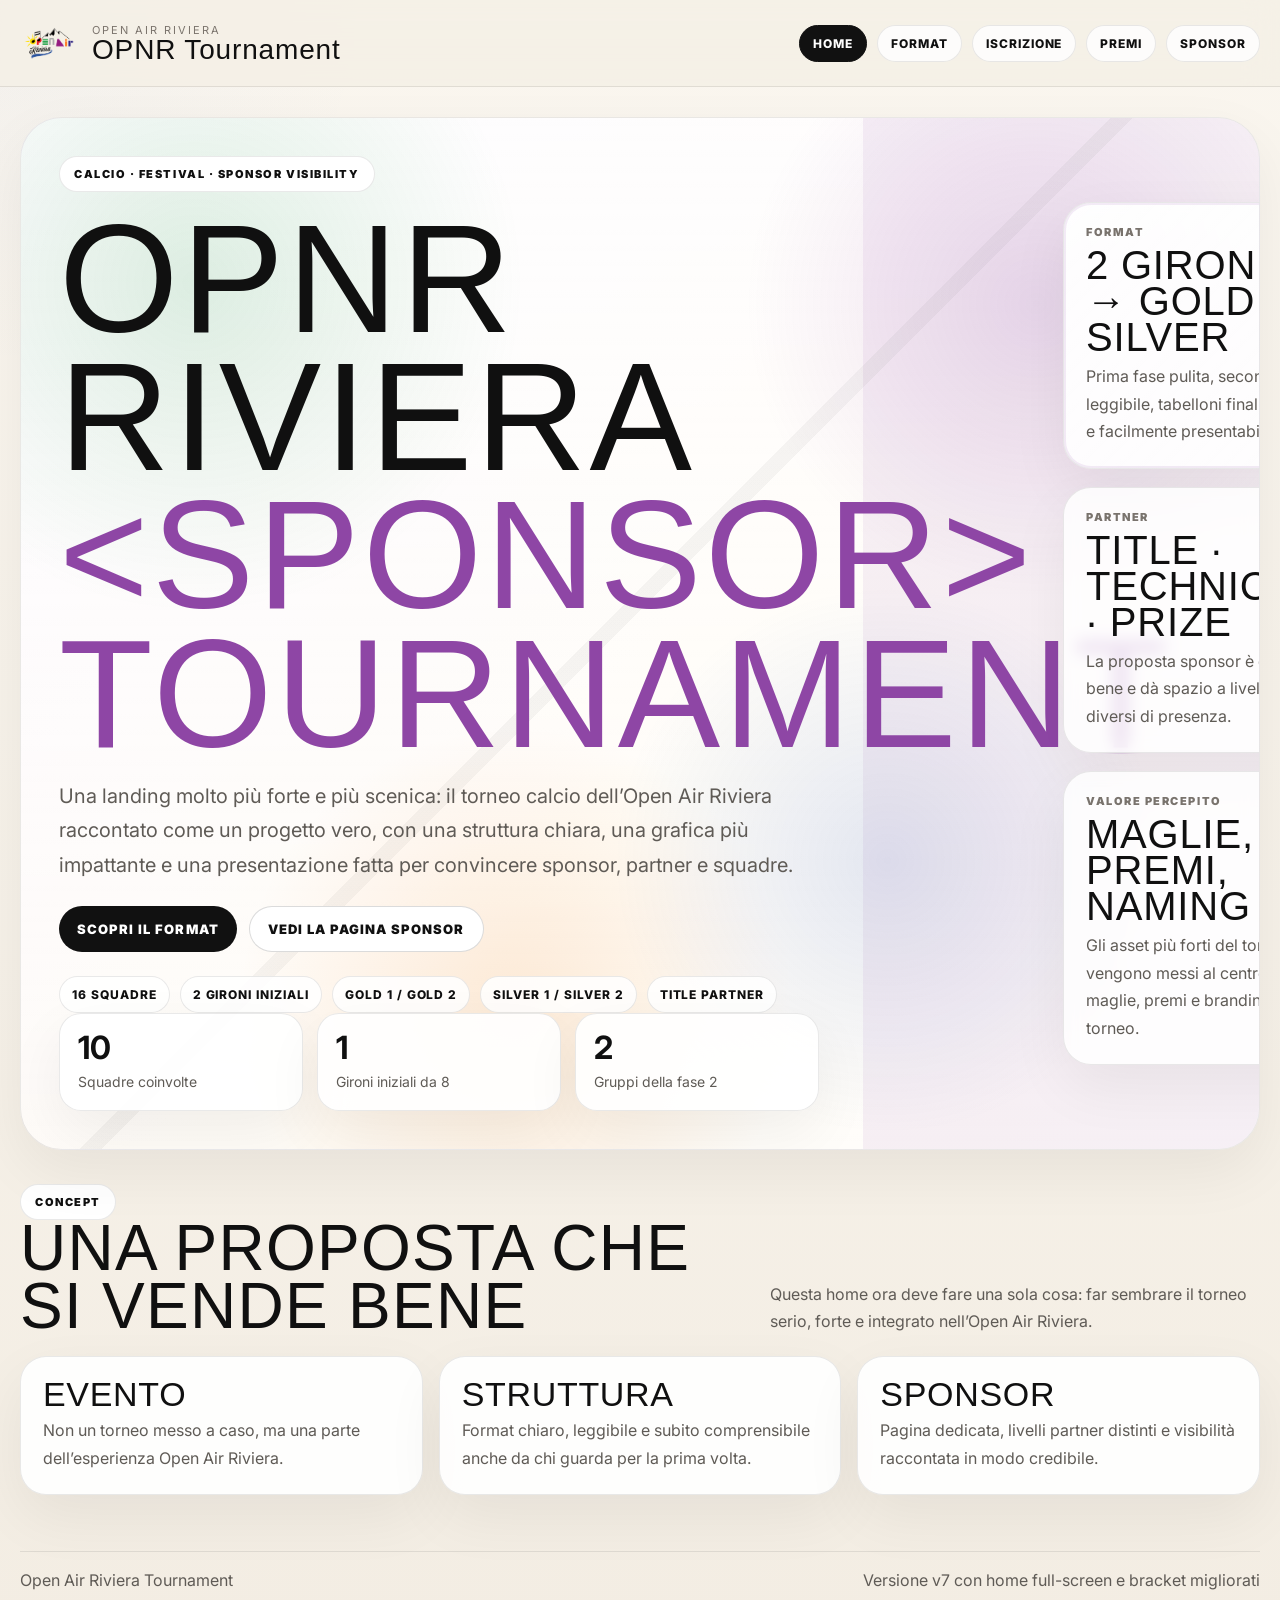
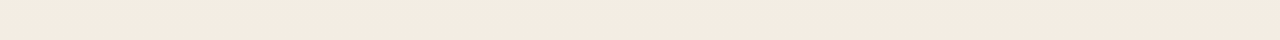
<file: index.html>
<!DOCTYPE html>
<html lang="it">
<head>
  <meta charset="UTF-8">
  <meta name="viewport" content="width=device-width, initial-scale=1.0">
  <title>OPNR Riviera Tournament</title>
  <link rel="preconnect" href="https://fonts.googleapis.com">
  <link rel="preconnect" href="https://fonts.gstatic.com" crossorigin>
  <link href="https://fonts.googleapis.com/css2?family=Inter:wght@400;500;600;700;800;900&display=swap" rel="stylesheet">
  <link rel="stylesheet" href="styles.css">
</head>
<body>
<header class="site-header">
  <div class="container nav">
    <a class="brand" href="index.html">
      <img src="Logo_def_OAR_WA_edited.png" alt="Open Air Riviera logo">
      <div><small>Open Air Riviera</small><strong>OPNR Tournament</strong></div>
    </a>
    <nav class="menu">
      <a href="index.html" class="is-current">Home</a>
      <a href="format.html">Format</a>
      <a href="iscrizione.html">Iscrizione</a>
      <a href="premi.html">Premi</a>
      <a href="sponsor.html">Sponsor</a>
    </nav>
    <button class="menu-toggle" id="menuToggle" aria-label="Apri menu"><span></span><span></span></button>
  </div>
  <div class="mobile-menu" id="mobileMenu">
    <a href="index.html">Home</a>
    <a href="format.html">Format</a>
    <a href="iscrizione.html">Iscrizione</a>
    <a href="premi.html">Premi</a>
    <a href="sponsor.html">Sponsor</a>
  </div>
</header>
<main>
  <section class="hero home-hero">
    <div class="container">
      <div class="hero-shell">
        <div class="hero-grid">
          <div class="hero-copy">
            <div class="eyebrow">Calcio · festival · sponsor visibility</div>
            <h1>OPNR Riviera <span>&lt;Sponsor&gt; Tournament</span></h1>
            <p>
              Una landing molto più forte e più scenica: il torneo calcio dell’Open Air Riviera raccontato
              come un progetto vero, con una struttura chiara, una grafica più impattante e una presentazione
              fatta per convincere sponsor, partner e squadre.
            </p>

            <div class="hero-actions">
              <a class="btn btn-primary" href="format.html">Scopri il format</a>
              <a class="btn btn-secondary" href="sponsor.html">Vedi la pagina sponsor</a>
            </div>

            <div class="highlight-line">
              <span class="highlight-pill">16 squadre</span>
              <span class="highlight-pill">2 gironi iniziali</span>
              <span class="highlight-pill">Gold 1 / Gold 2</span>
              <span class="highlight-pill">Silver 1 / Silver 2</span>
              <span class="highlight-pill">Title Partner</span>
            </div>

            <div class="stats">
              <div class="stat"><strong data-count="16">16</strong><span>Squadre coinvolte</span></div>
              <div class="stat"><strong data-count="2">2</strong><span>Gironi iniziali da 8</span></div>
              <div class="stat"><strong data-count="4">4</strong><span>Gruppi della fase 2</span></div>
            </div>
          </div>

          <div class="hero-side">
            <article class="info-card primary">
              <small>Format</small>
              <h3>2 gironi → Gold / Silver</h3>
              <p>Prima fase pulita, seconda fase leggibile, tabelloni finali distinti e facilmente presentabili.</p>
            </article>

            <article class="info-card">
              <small>Partner</small>
              <h3>Title · Technical · Prize</h3>
              <p>La proposta sponsor è divisa bene e dà spazio a livelli diversi di presenza.</p>
            </article>

            <article class="info-card">
              <small>Valore percepito</small>
              <h3>Maglie, premi, naming</h3>
              <p>Gli asset più forti del torneo vengono messi al centro: maglie, premi e branding torneo.</p>
            </article>
          </div>
        </div>
      </div>
    </div>
  </section>

  <section class="section section-slab">
    <div class="container">
      <div class="section-head">
        <div><div class="eyebrow">Concept</div><h2>Una proposta che si vende bene</h2></div>
        <p>Questa home ora deve fare una sola cosa: far sembrare il torneo serio, forte e integrato nell’Open Air Riviera.</p>
      </div>
      <div class="concept-grid">
        <article class="feature-card"><h3>Evento</h3><p>Non un torneo messo a caso, ma una parte dell’esperienza Open Air Riviera.</p></article>
        <article class="feature-card"><h3>Struttura</h3><p>Format chiaro, leggibile e subito comprensibile anche da chi guarda per la prima volta.</p></article>
        <article class="feature-card"><h3>Sponsor</h3><p>Pagina dedicata, livelli partner distinti e visibilità raccontata in modo credibile.</p></article>
      </div>
    </div>
  </section>
</main>
<footer class="footer"><div class="container footer-line"><div>Open Air Riviera Tournament</div><div>Versione v7 con home full-screen e bracket migliorati</div></div></footer>
<script src="script.js"></script>
</body>
</html>
</file>
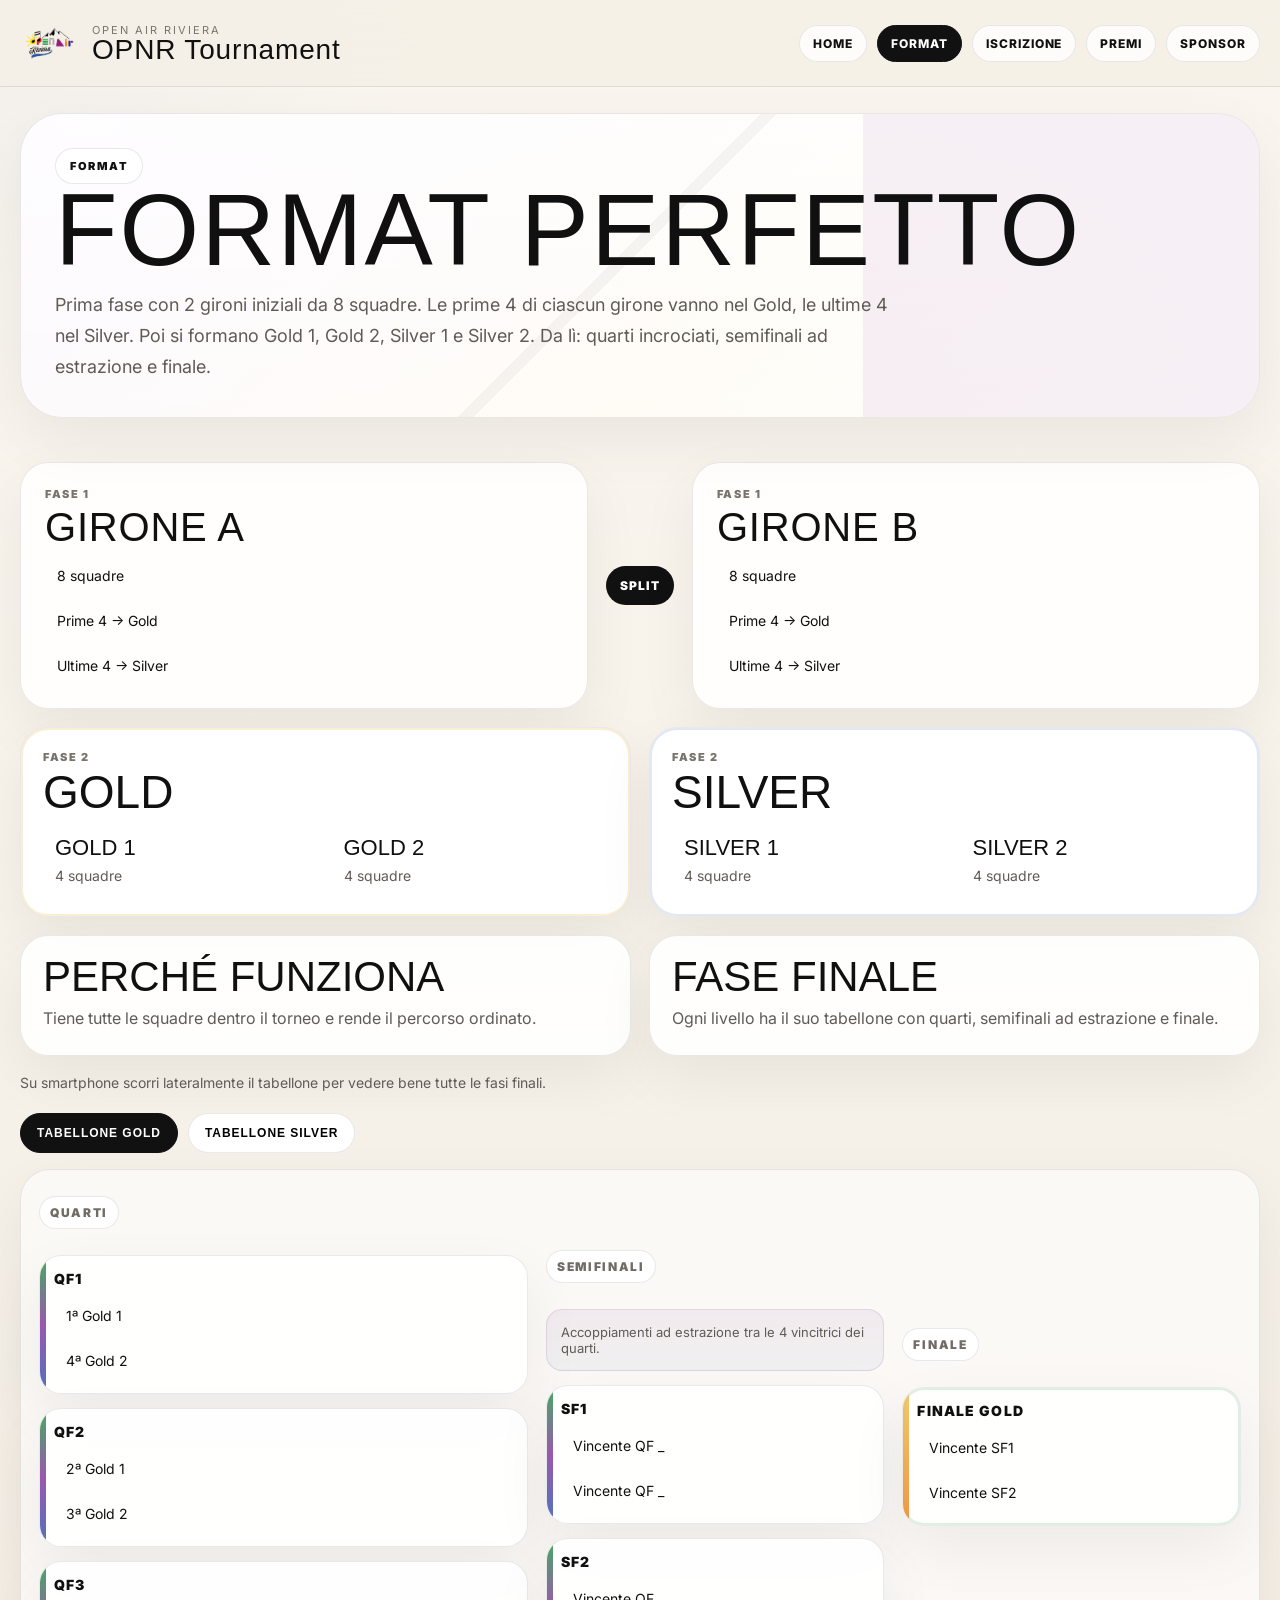
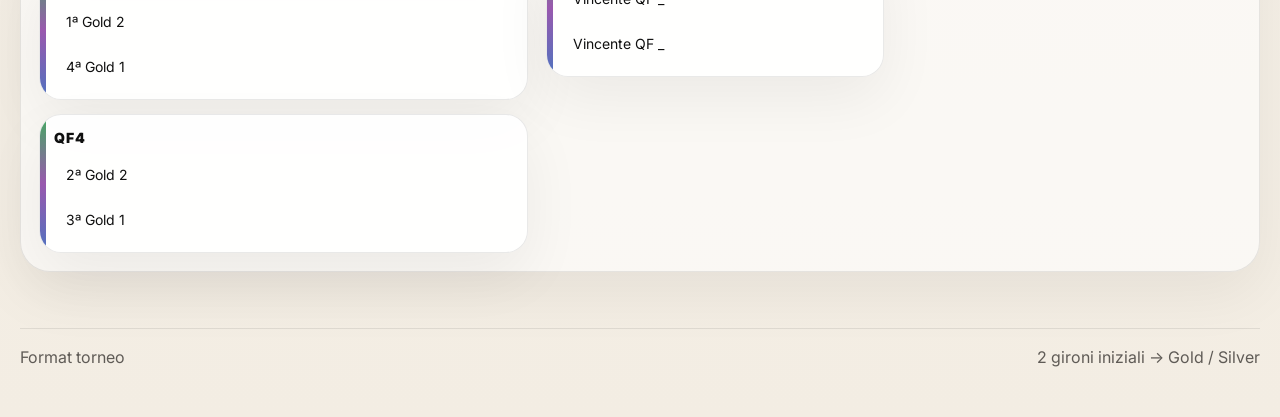
<file: format.html>
<!DOCTYPE html>
<html lang="it">
<head>
  <meta charset="UTF-8">
  <meta name="viewport" content="width=device-width, initial-scale=1.0">
  <title>Format — OPNR Riviera Tournament</title>
  <link rel="preconnect" href="https://fonts.googleapis.com">
  <link rel="preconnect" href="https://fonts.gstatic.com" crossorigin>
  <link href="https://fonts.googleapis.com/css2?family=Inter:wght@400;500;600;700;800;900&display=swap" rel="stylesheet">
  <link rel="stylesheet" href="styles.css">
</head>
<body>
<header class="site-header">
  <div class="container nav">
    <a class="brand" href="index.html">
      <img src="Logo_def_OAR_WA_edited.png" alt="Open Air Riviera logo">
      <div><small>Open Air Riviera</small><strong>OPNR Tournament</strong></div>
    </a>
    <nav class="menu"><a href="index.html">Home</a><a href="format.html" class="is-current">Format</a><a href="iscrizione.html">Iscrizione</a><a href="premi.html">Premi</a><a href="sponsor.html">Sponsor</a></nav>
    <button class="menu-toggle" id="menuToggle" aria-label="Apri menu"><span></span><span></span></button>
  </div>
  <div class="mobile-menu" id="mobileMenu"><a href="index.html">Home</a>
<a href="format.html">Format</a>
<a href="iscrizione.html">Iscrizione</a>
<a href="premi.html">Premi</a>
<a href="sponsor.html">Sponsor</a></div>
</header>
<main>
<section class="page-hero">
  <div class="container">
    <div class="hero-shell">
      <div class="hero-grid">
        <div>
          <div class="eyebrow">Format</div>
          <h1>Format perfetto</h1>
          <p>
            Prima fase con 2 gironi iniziali da 8 squadre. Le prime 4 di ciascun girone vanno nel Gold,
            le ultime 4 nel Silver. Poi si formano Gold 1, Gold 2, Silver 1 e Silver 2.
            Da lì: quarti incrociati, semifinali ad estrazione e finale.
          </p>
        </div>
      </div>
      </div>
    </div>
  </div>
</section>

<section class="section">
  <div class="container">
    <div class="format-flow">
      <article class="format-card">
        <small>Fase 1</small>
        <h3>Girone A</h3>
        <ul><li>8 squadre</li><li>Prime 4 → Gold</li><li>Ultime 4 → Silver</li></ul>
      </article>
      <div class="split-marker">Split</div>
      <article class="format-card">
        <small>Fase 1</small>
        <h3>Girone B</h3>
        <ul><li>8 squadre</li><li>Prime 4 → Gold</li><li>Ultime 4 → Silver</li></ul>
      </article>
    </div>

    <div class="phase-two">
      <article class="phase-box gold">
        <small>Fase 2</small>
        <h3>Gold</h3>
        <div class="mini-grid">
          <div class="mini-box"><strong>Gold 1</strong><span>4 squadre</span></div>
          <div class="mini-box"><strong>Gold 2</strong><span>4 squadre</span></div>
        </div>
      </article>
      <article class="phase-box silver">
        <small>Fase 2</small>
        <h3>Silver</h3>
        <div class="mini-grid">
          <div class="mini-box"><strong>Silver 1</strong><span>4 squadre</span></div>
          <div class="mini-box"><strong>Silver 2</strong><span>4 squadre</span></div>
        </div>
      </article>
    </div>

    <div class="text-grid">
      <article class="text-block"><h3>Perché funziona</h3><p>Tiene tutte le squadre dentro il torneo e rende il percorso ordinato.</p></article>
      <article class="text-block"><h3>Fase finale</h3><p>Ogni livello ha il suo tabellone con quarti, semifinali ad estrazione e finale.</p></article>
    </div>

    <p style="margin:18px 0 8px;color:#5f5b56;font-size:14px;">Su smartphone scorri lateralmente il tabellone per vedere bene tutte le fasi finali.</p>
    <div class="tabs">
      <button class="tab is-active" data-tab="gold">Tabellone Gold</button>
      <button class="tab" data-tab="silver">Tabellone Silver</button>
    </div>

    <div class="tab-panel is-active" id="tab-gold">
      <div class="bracket-wrap">
      <div class="bracket">
        <div class="round">
          <h4>Quarti</h4>
          <div class="match"><strong>QF1</strong><div class="team">1ª Gold 1</div><div class="team">4ª Gold 2</div></div>
          <div class="match"><strong>QF2</strong><div class="team">2ª Gold 1</div><div class="team">3ª Gold 2</div></div>
          <div class="match"><strong>QF3</strong><div class="team">1ª Gold 2</div><div class="team">4ª Gold 1</div></div>
          <div class="match"><strong>QF4</strong><div class="team">2ª Gold 2</div><div class="team">3ª Gold 1</div></div>
        </div>
        <div class="round semis">
          <h4>Semifinali</h4>
          <div class="draw-box">Accoppiamenti ad estrazione tra le 4 vincitrici dei quarti.</div>
          <div class="match"><strong>SF1</strong><div class="team">Vincente QF _</div><div class="team">Vincente QF _</div></div>
          <div class="match"><strong>SF2</strong><div class="team">Vincente QF _</div><div class="team">Vincente QF _</div></div>
        </div>
        <div class="round final">
          <h4>Finale</h4>
          <div class="match final-match"><strong>Finale Gold</strong><div class="team">Vincente SF1</div><div class="team">Vincente SF2</div></div>
        </div>
      </div>
      </div>
    </div>

    <div class="tab-panel" id="tab-silver">
      <div class="bracket-wrap">
      <div class="bracket">
        <div class="round">
          <h4>Quarti</h4>
          <div class="match"><strong>QF1</strong><div class="team">1ª Silver 1</div><div class="team">4ª Silver 2</div></div>
          <div class="match"><strong>QF2</strong><div class="team">2ª Silver 1</div><div class="team">3ª Silver 2</div></div>
          <div class="match"><strong>QF3</strong><div class="team">1ª Silver 2</div><div class="team">4ª Silver 1</div></div>
          <div class="match"><strong>QF4</strong><div class="team">2ª Silver 2</div><div class="team">3ª Silver 1</div></div>
        </div>
        <div class="round semis">
          <h4>Semifinali</h4>
          <div class="draw-box">Accoppiamenti ad estrazione tra le 4 vincitrici dei quarti.</div>
          <div class="match"><strong>SF1</strong><div class="team">Vincente QF _</div><div class="team">Vincente QF _</div></div>
          <div class="match"><strong>SF2</strong><div class="team">Vincente QF _</div><div class="team">Vincente QF _</div></div>
        </div>
        <div class="round final">
          <h4>Finale</h4>
          <div class="match final-match"><strong>Finale Silver</strong><div class="team">Vincente SF1</div><div class="team">Vincente SF2</div></div>
        </div>
      </div>
      </div>
    </div>
  </div>
</section>
</main>
<footer class="footer"><div class="container footer-line"><div>Format torneo</div><div>2 gironi iniziali → Gold / Silver</div></div></footer>
<script src="script.js"></script>
</body>
</html>
</file>
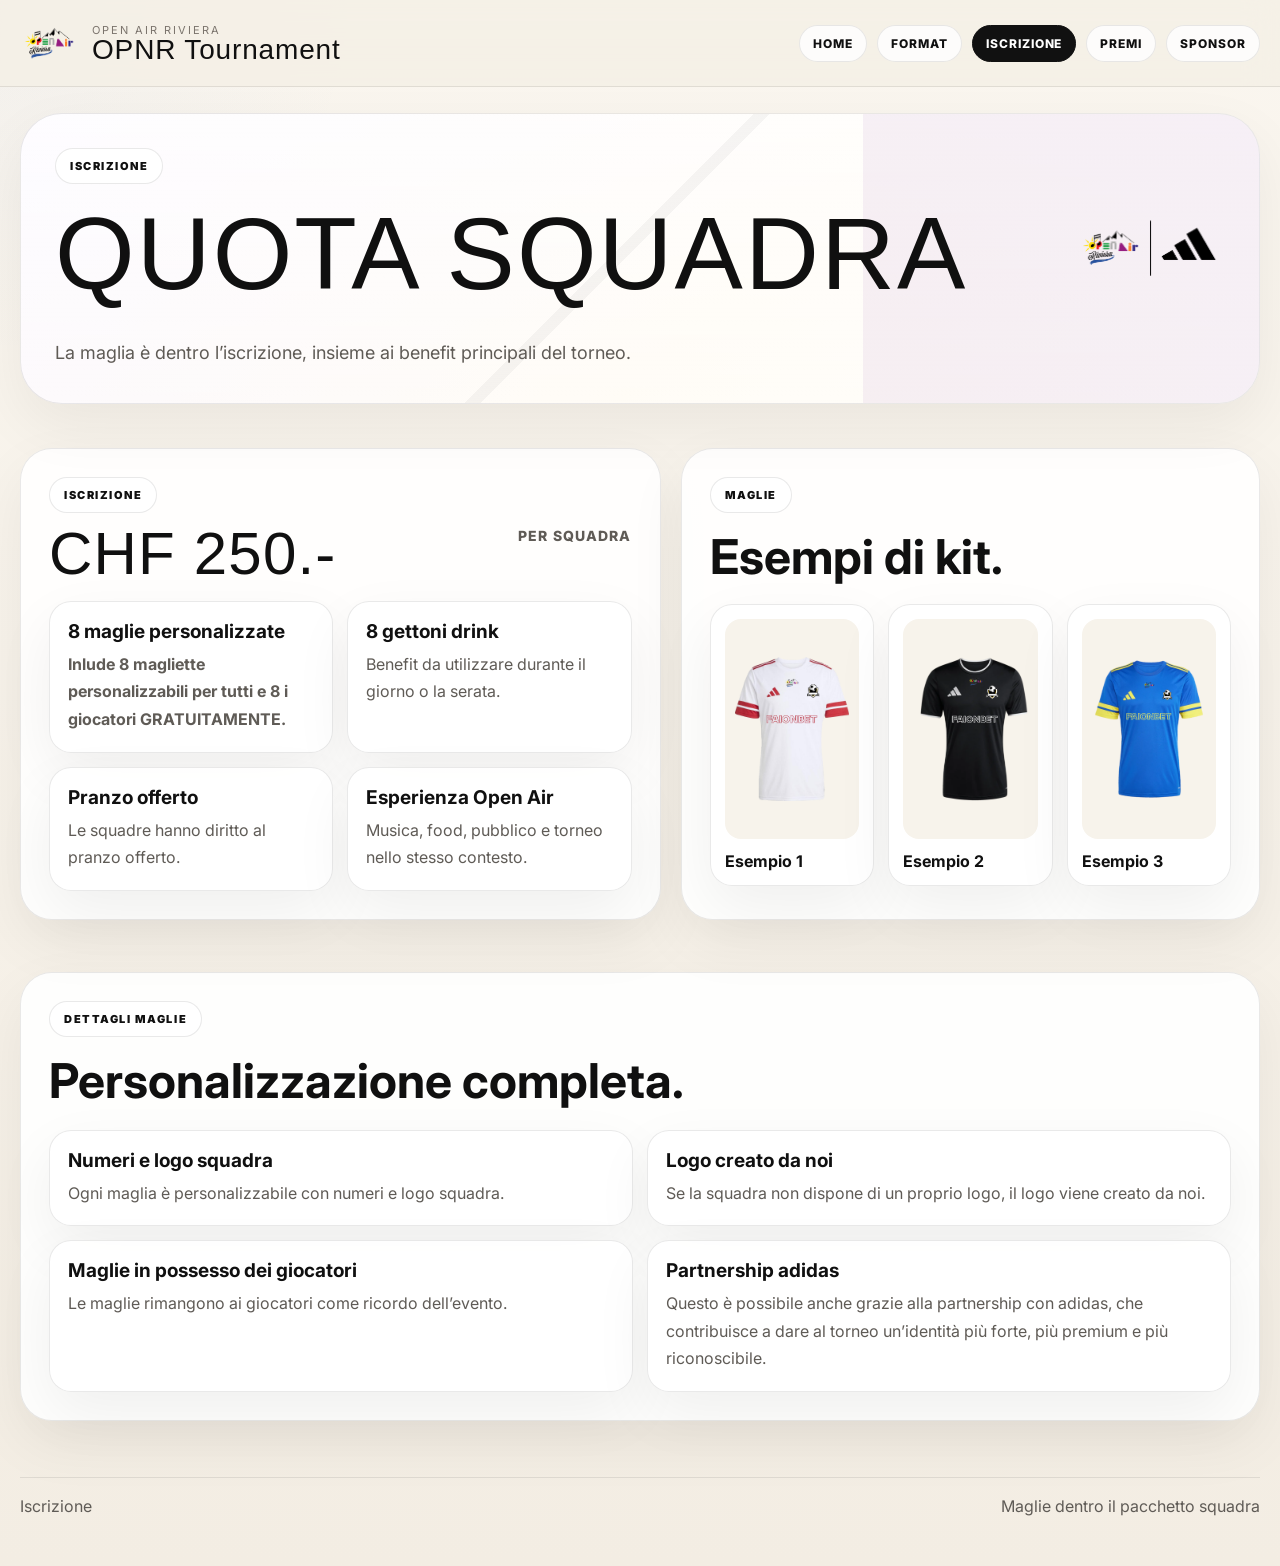
<file: iscrizione.html>
<!DOCTYPE html>
<html lang="it">
<head>
  <meta charset="UTF-8">
  <meta name="viewport" content="width=device-width, initial-scale=1.0">
  <title>Iscrizione — OPNR Riviera Tournament</title>
  <link rel="preconnect" href="https://fonts.googleapis.com">
  <link rel="preconnect" href="https://fonts.gstatic.com" crossorigin>
  <link href="https://fonts.googleapis.com/css2?family=Inter:wght@400;500;600;700;800;900&display=swap" rel="stylesheet">
  <link rel="stylesheet" href="styles.css">
</head>
<body>
<header class="site-header">
  <div class="container nav">
    <a class="brand" href="index.html">
      <img src="Logo_def_OAR_WA_edited.png" alt="Open Air Riviera logo">
      <div><small>Open Air Riviera</small><strong>OPNR Tournament</strong></div>
    </a>
    <nav class="menu"><a href="index.html">Home</a><a href="format.html">Format</a><a href="iscrizione.html" class="is-current">Iscrizione</a><a href="premi.html">Premi</a><a href="sponsor.html">Sponsor</a></nav>
    <button class="menu-toggle" id="menuToggle" aria-label="Apri menu"><span></span><span></span></button>
  </div>
  <div class="mobile-menu" id="mobileMenu"><a href="index.html">Home</a>
<a href="format.html">Format</a>
<a href="iscrizione.html">Iscrizione</a>
<a href="premi.html">Premi</a>
<a href="sponsor.html">Sponsor</a></div>
</header>
<main>
<section class="page-hero">
  <div class="container">
    <div class="hero-shell">
      <div class="hero-grid hero-grid-iscrizione">
		<div>
		  <div class="eyebrow">Iscrizione</div>

		  <div class="title-row">
			<h1>Quota squadra</h1>
			<img src="opnr_x_adidas.png" alt="OPNR x adidas" class="title-logo">
		  </div>

		  <p>La maglia è dentro l’iscrizione, insieme ai benefit principali del torneo.</p>
		</div>
      </div>
    </div>
  </div>
</section>
<section class="section">
  <div class="container two-col">
    <article class="card-large">
      <div class="eyebrow">Iscrizione</div>
      <div class="price-row"><h2>CHF 250.-</h2><span>per squadra</span></div>
      <div class="included-grid">
        <div class="included"><strong>8 maglie personalizzate</strong><span><b>Inlude 8 magliette personalizzabili per tutti e 8 i giocatori GRATUITAMENTE.</b></span></div>
        <div class="included"><strong>8 gettoni drink</strong><span>Benefit da utilizzare durante il giorno o la serata.</span></div>
        <div class="included"><strong>Pranzo offerto</strong><span>Le squadre hanno diritto al pranzo offerto.</span></div>
        <div class="included"><strong>Esperienza Open Air</strong><span>Musica, food, pubblico e torneo nello stesso contesto.</span></div>
      </div>
    </article>
    <article class="card-large">
      <div class="eyebrow">Maglie</div>
      <h2 class="sub-title">Esempi di kit.</h2>
      <div class="mockups">
        <div class="mockup">
		  <img src="images/maglia1.png" alt="Maglia 1">
		  <strong>Esempio 1</strong>
		</div>
        <div class="mockup">
		  <img src="images/maglia2.png" alt="Maglia 2">
		  <strong>Esempio 2</strong>
		</div>
		        <div class="mockup">
		  <img src="images/maglia3.png" alt="Maglia 3">
		  <strong>Esempio 3</strong>
		</div>
      </div>
    </article>
  </div>
</section>
<section class="section">
  <div class="container">
    <article class="card-large">
      <div class="eyebrow">Dettagli maglie</div>
      <h2 class="sub-title">Personalizzazione completa.</h2>

      <div class="included-grid">
        <div class="included">
          <strong>Numeri e logo squadra</strong>
          <span>
            Ogni maglia è personalizzabile con numeri e logo squadra.
          </span>
        </div>

        <div class="included">
          <strong>Logo creato da noi</strong>
          <span>
            Se la squadra non dispone di un proprio logo, il logo viene creato da noi.
          </span>
        </div>

        <div class="included">
          <strong>Maglie in possesso dei giocatori</strong>
          <span>
            Le maglie rimangono ai giocatori come ricordo dell’evento.
          </span>
        </div>

        <div class="included">
          <strong>Partnership adidas</strong>
          <span>
            Questo è possibile anche grazie alla partnership con adidas, che contribuisce a dare
            al torneo un’identità più forte, più premium e più riconoscibile.
          </span>
        </div>
      </div>
    </article>
  </div>
</section>
</main>
<style>
.hero-grid-iscrizione{
  grid-template-columns: 1.1fr 0.9fr;
  align-items: center;
}

.hero-side-image{
  display:flex;
  align-items:center;
  justify-content:center;
  height:100%;
}

.hero-side-image img{
  width:100%;
  max-width:420px;
  height:auto;
  object-fit:contain;
  display:block;
}

.mockup img{
  width:100%;
  height:220px;
  object-fit:contain;
  border-radius:16px;
  background:#f7f3eb;
  padding:10px;
}

@media (max-width: 820px){
  .hero-grid-iscrizione{
    grid-template-columns:1fr;
  }

  .hero-side-image{
    margin-top:10px;
  }

  .hero-side-image img{
    max-width:100%;
  }

  .mockup img{
    height:180px;
  }
}
.title-row{
  display:flex;
  align-items:center;
  justify-content:space-between;
  gap:20px;
  flex-wrap:wrap;
}

.title-logo{
  height:240px;  
  width:auto;
  object-fit:contain;
}

@media (max-width: 820px){
  .title-row{
    flex-direction:column;
    align-items:flex-start;
    gap:10px;
  }

  .title-logo{
    height:90px;
  }
}
/* HERO ISCRIZIONE MOBILE OTTIMIZZATA */
@media (max-width: 820px){

  .title-row{
    flex-direction:row;            /* 👈 resta affiancato */
    align-items:center;
    justify-content:space-between;
    gap:12px;
  }

  .hero-copy h1,
  .page-hero h1{
    font-size:38px !important;     /* 👈 più piccolo */
    line-height:0.95;
  }

  .page-hero p{
    font-size:14px !important;     /* 👈 più compatto */
    line-height:1.5;
    max-width:260px;               /* 👈 non invade il logo */
  }

  .title-logo{
    height:80px;                  /* 👈 resta grande ma gestibile */
  }

  .hero-grid{
    gap:10px;
  }

  .hero-shell{
    padding:4px;                  /* 👈 compatta il box */
  }
}

/* BLOCCO TITOLO + LOGO */
.title-row{
  display:flex;
  align-items:center;
  justify-content:space-between;
  gap:20px;
  flex-wrap:nowrap;
}

.title-row h1{
  margin:0;
  flex:1 1 auto;
  min-width:0;
}

.title-logo{
  display:block;
  flex:0 0 auto;
  height:140px;
  width:auto;
  object-fit:contain;
}

/* MOBILE */
@media (max-width: 820px){
  .title-row{
    display:flex !important;
    flex-direction:row !important;
    align-items:center !important;
    justify-content:space-between !important;
    flex-wrap:nowrap !important;
    gap:10px !important;
  }

  .title-row h1{
    font-size:34px !important;
    line-height:0.95 !important;
    margin:0 !important;
    flex:1 1 auto !important;
    min-width:0 !important;
  }

  .title-logo{
    height:72px !important;
    width:auto !important;
    flex:0 0 auto !important;
  }

  .page-hero p{
    font-size:14px !important;
    line-height:1.45 !important;
    max-width:none !important;
    margin-top:10px !important;
  }
}
</style>
<footer class="footer"><div class="container footer-line"><div>Iscrizione</div><div>Maglie dentro il pacchetto squadra</div></div></footer>
<script src="script.js"></script>
</body>
</html>
</file>
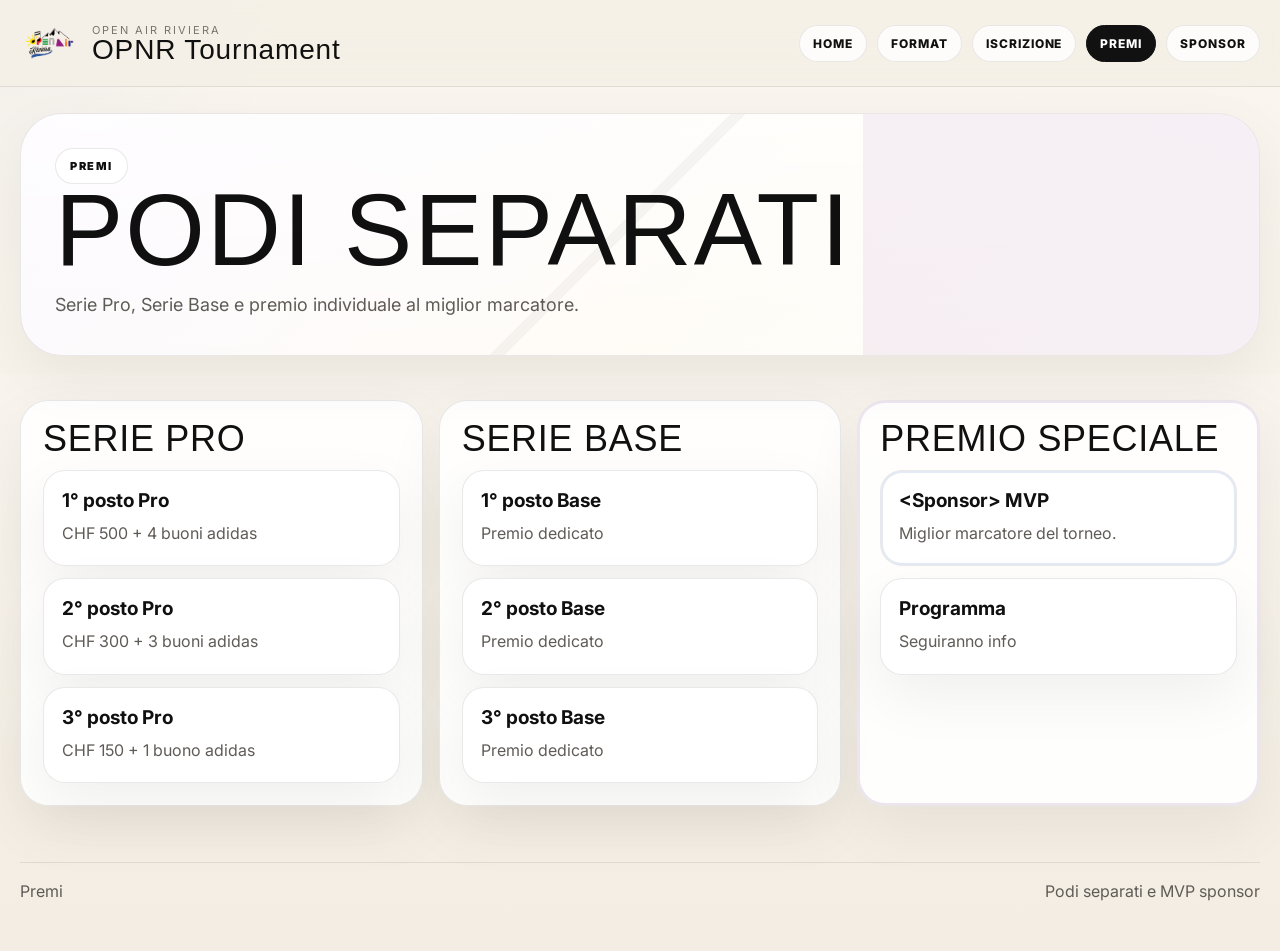
<file: premi.html>
<!DOCTYPE html>
<html lang="it">
<head>
  <meta charset="UTF-8">
  <meta name="viewport" content="width=device-width, initial-scale=1.0">
  <title>Premi — OPNR Riviera Tournament</title>
  <link rel="preconnect" href="https://fonts.googleapis.com">
  <link rel="preconnect" href="https://fonts.gstatic.com" crossorigin>
  <link href="https://fonts.googleapis.com/css2?family=Inter:wght@400;500;600;700;800;900&display=swap" rel="stylesheet">
  <link rel="stylesheet" href="styles.css">
</head>
<body>
<header class="site-header">
  <div class="container nav">
    <a class="brand" href="index.html">
      <img src="Logo_def_OAR_WA_edited.png" alt="Open Air Riviera logo">
      <div><small>Open Air Riviera</small><strong>OPNR Tournament</strong></div>
    </a>
    <nav class="menu"><a href="index.html">Home</a><a href="format.html">Format</a><a href="iscrizione.html">Iscrizione</a><a href="premi.html" class="is-current">Premi</a><a href="sponsor.html">Sponsor</a></nav>
    <button class="menu-toggle" id="menuToggle" aria-label="Apri menu"><span></span><span></span></button>
  </div>
  <div class="mobile-menu" id="mobileMenu"><a href="index.html">Home</a>
<a href="format.html">Format</a>
<a href="iscrizione.html">Iscrizione</a>
<a href="premi.html">Premi</a>
<a href="sponsor.html">Sponsor</a></div>
</header>
<main>
<section class="page-hero">
  <div class="container"><div class="hero-shell"><div class="hero-grid"><div><div class="eyebrow">Premi</div><h1>Podi separati</h1><p>Serie Pro, Serie Base e premio individuale al miglior marcatore.</p></div></div></div></div>
</section>
<section class="section section-alt">
  <div class="container prize-grid">
    <article class="prize-col">
      <h3>Serie Pro</h3>
      <div class="prize-item"><strong>1° posto Pro</strong><span>CHF 500 + 4 buoni adidas</span></div>
      <div class="prize-item"><strong>2° posto Pro</strong><span>CHF 300 + 3 buoni adidas</span></div>
      <div class="prize-item"><strong>3° posto Pro</strong><span>CHF 150 + 1 buono adidas</span></div>
    </article>
    <article class="prize-col">
      <h3>Serie Base</h3>
      <div class="prize-item"><strong>1° posto Base</strong><span>Premio dedicato</span></div>
      <div class="prize-item"><strong>2° posto Base</strong><span>Premio dedicato</span></div>
      <div class="prize-item"><strong>3° posto Base</strong><span>Premio dedicato</span></div>
    </article>
    <article class="prize-col special">
      <h3>Premio speciale</h3>
      <div class="prize-item focus"><strong>&lt;Sponsor&gt; MVP</strong><span>Miglior marcatore del torneo.</span></div>
      <div class="prize-item"><strong>Programma</strong><span>Seguiranno info</span></div>
    </article>
  </div>
</section>
</main>
<footer class="footer"><div class="container footer-line"><div>Premi</div><div>Podi separati e MVP sponsor</div></div></footer>
<script src="script.js"></script>
</body>
</html>
</file>
<file: styles.css>
:root{
  --bg:#f4efe6;
  --paper:#fffdf8;
  --paper-2:#f7f1e7;
  --ink:#101010;
  --muted:#5f5b56;
  --green:#2ea24e;
  --purple:#8e46a5;
  --orange:#ef8a2d;
  --blue:#3b63b8;
  --gold:#efc35f;
  --line:rgba(16,16,16,.09);
  --line-strong:rgba(16,16,16,.15);
  --shadow:0 22px 60px rgba(0,0,0,.06);
  --radius-xl:34px;
  --radius-lg:26px;
  --radius-md:18px;
  --max:1320px;
  --headline: Impact, Haettenschweiler, "Arial Narrow Bold", sans-serif;
  --body: Inter, system-ui, sans-serif;
}
*{box-sizing:border-box}
html{scroll-behavior:smooth}
body{
  margin:0;
  font-family:var(--body);
  color:var(--ink);
  background:
    radial-gradient(circle at top left, rgba(59,99,184,.04), transparent 18%),
    linear-gradient(180deg,#faf6ef 0%, #f3ede3 100%);
}
a{text-decoration:none;color:inherit}
img{display:block;max-width:100%}
.container{width:min(var(--max), calc(100% - 40px));margin:0 auto}
.site-header{
  position:sticky;
  top:0;
  z-index:90;
  backdrop-filter:blur(16px);
  background:rgba(244,239,230,.82);
  border-bottom:1px solid var(--line);
}
.nav{
  display:flex;
  align-items:center;
  justify-content:space-between;
  gap:18px;
  padding:14px 0;
}
.brand{
  display:flex;
  align-items:center;
  gap:14px;
}
.brand img{
  width:58px;height:58px;object-fit:contain;
}
.brand small{
  display:block;
  font-size:11px;
  letter-spacing:.18em;
  text-transform:uppercase;
  color:#7b746d;
}
.brand strong{
  display:block;
  font-family:var(--headline);
  font-weight:400;
  font-size:28px;
  line-height:.92;
  letter-spacing:.03em;
}
.menu{
  display:flex;
  gap:10px;
  flex-wrap:wrap;
}
.menu a{
  padding:10px 13px;
  border-radius:999px;
  border:1px solid var(--line);
  background:rgba(255,255,255,.82);
  font-size:12px;
  font-weight:800;
  text-transform:uppercase;
  letter-spacing:.08em;
}
.menu a.is-current{
  background:#111;
  color:#fff;
  border-color:#111;
}
.menu-toggle{
  display:none;
  width:48px;height:48px;
  border-radius:14px;
  border:1px solid var(--line);
  background:#fff;
  align-items:center;justify-content:center;flex-direction:column;gap:5px;
}
.menu-toggle span{display:block;width:18px;height:2px;background:#111}
.mobile-menu{
  display:none;
  background:rgba(244,239,230,.96);
  border-top:1px solid var(--line);
}
.mobile-menu a{
  display:block;
  padding:14px 20px;
  border-bottom:1px solid var(--line);
  font-weight:700;
}
.mobile-menu.is-open{display:block}

.hero{
  padding:30px 0 24px;
}
.hero-shell{
  position:relative;
  overflow:hidden;
  border-radius:42px;
  border:1px solid var(--line);
  background:
    linear-gradient(180deg, rgba(255,255,255,.84), rgba(255,255,255,.58)),
    linear-gradient(135deg, #f7f0ff 0%, #fff8ea 58%, #fffdf8 100%);
  box-shadow:var(--shadow);
}
.hero-shell::before{
  content:"";
  position:absolute;
  inset:0;
  background:
    linear-gradient(135deg, transparent 0 48%, rgba(16,16,16,.04) 48% 49%, transparent 49% 100%),
    linear-gradient(90deg, transparent 0 68%, rgba(142,70,165,.08) 68% 100%);
  pointer-events:none;
}
.hero-grid{
  position:relative;
  z-index:2;
  display:grid;
  grid-template-columns:1.08fr .92fr;
  gap:24px;
  padding:38px;
}
.eyebrow{
  display:inline-flex;
  align-items:center;
  gap:10px;
  padding:10px 14px;
  border-radius:999px;
  background:#fff;
  border:1px solid var(--line);
  font-size:11px;
  font-weight:900;
  text-transform:uppercase;
  letter-spacing:.14em;
}
.hero-copy h1,
.page-hero h1,
.section-head h2,
.card-title,
.price-row h2,
.prize-col h3,
.partner-card h3,
.feature-card h3,
.format-card h3,
.info-card h3,
.visibility-card h3{
  margin:0;
  font-family:var(--headline);
  font-weight:400;
  text-transform:uppercase;
  line-height:.9;
  letter-spacing:.02em;
}
.hero-copy h1{
  margin:18px 0 16px;
  font-size:clamp(74px, 9vw, 150px);
}
.hero-copy h1 span{
  display:block;
  color:var(--purple);
}
.hero-copy p,
.page-hero p,
.section-head p,
.feature-card p,
.info-card p,
.partner-card p,
.visibility-card p,
.included span,
.prize-item span,
.text-block p{
  margin:0;
  color:var(--muted);
  line-height:1.72;
}
.hero-copy p{max-width:710px;font-size:18px}
.hero-actions{
  display:flex;
  gap:12px;
  flex-wrap:wrap;
  margin:24px 0;
}
.btn{
  display:inline-flex;
  align-items:center;
  justify-content:center;
  padding:14px 18px;
  border-radius:999px;
  font-size:13px;
  font-weight:900;
  text-transform:uppercase;
  letter-spacing:.08em;
}
.btn-primary{background:#111;color:#fff}
.btn-secondary{background:#fff;border:1px solid var(--line-strong)}
.stats{
  display:grid;
  grid-template-columns:repeat(3,1fr);
  gap:14px;
  max-width:760px;
}
.stat,
.info-card,
.feature-card,
.format-card,
.card-large,
.included,
.mockup,
.prize-col,
.prize-item,
.partner-card,
.visibility-card,
.match,
.text-block{
  background:rgba(255,255,255,.9);
  border:1px solid var(--line);
  box-shadow:var(--shadow);
}
.stat{
  border-radius:22px;
  padding:18px;
}
.stat strong{
  display:block;
  font-size:32px;
  line-height:1;
  margin-bottom:8px;
}
.stat span{
  display:block;
  font-size:14px;
  color:var(--muted);
  line-height:1.45;
}
.hero-side{
  display:grid;
  gap:18px;
}
.info-card{
  border-radius:28px;
  padding:22px;
}
.info-card small,
.format-card small,
.partner-card small{
  display:block;
  margin-bottom:8px;
  font-size:11px;
  font-weight:900;
  text-transform:uppercase;
  letter-spacing:.14em;
  color:#79736d;
}
.info-card h3{font-size:40px;margin:0 0 8px}

.section{
  padding:26px 0;
}
.section-alt{
  background:linear-gradient(180deg, rgba(255,255,255,.16), rgba(255,255,255,0));
}
.section-head{
  display:flex;
  align-items:flex-end;
  justify-content:space-between;
  gap:20px;
  margin-bottom:20px;
}
.section-head h2{font-size:64px}
.section-head p{max-width:660px}

.page-hero{
  padding:26px 0 18px;
}
.page-hero .hero-grid{
  grid-template-columns:1fr;
  padding:34px;
}
.page-hero h1{
  font-size:clamp(58px, 8vw, 118px);
}
.page-hero p{
  max-width:860px;
  margin-top:14px;
  font-size:18px;
}

.concept-grid{
  display:grid;
  grid-template-columns:repeat(3,1fr);
  gap:16px;
}
.feature-card{
  border-radius:26px;
  padding:22px;
}
.feature-card h3{font-size:34px;margin:0 0 8px}

.format-flow{
  display:grid;
  grid-template-columns:1fr auto 1fr;
  gap:18px;
  align-items:center;
}
.format-card{
  border-radius:28px;
  padding:24px;
}
.format-card h3{font-size:40px;margin:0 0 12px}
.format-card ul,
.partner-list{
  list-style:none;
  padding:0;
  margin:0;
  display:grid;
  gap:8px;
}
.format-card li,
.mini-box,
.partner-list li,
.team{
  padding:10px 12px;
  border-radius:12px;
  background:var(--paper-soft);
  font-size:14px;
}
.split-marker{
  display:inline-flex;
  align-items:center;
  justify-content:center;
  padding:12px 14px;
  border-radius:999px;
  background:#111;
  color:#fff;
  font-size:12px;
  font-weight:900;
  text-transform:uppercase;
  letter-spacing:.08em;
}
.phase-two{
  display:grid;
  grid-template-columns:1fr 1fr;
  gap:18px;
  margin-top:18px;
}
.phase-box{
  border-radius:28px;
  padding:22px;
  background:#fff;
  border:1px solid var(--line);
  box-shadow:var(--shadow);
}
.phase-box.gold{box-shadow:inset 0 0 0 2px rgba(240,194,95,.28), var(--shadow)}
.phase-box.silver{box-shadow:inset 0 0 0 2px rgba(59,99,184,.15), var(--shadow)}
.phase-box small{
  display:block;
  margin-bottom:8px;
  font-size:11px;
  font-weight:900;
  text-transform:uppercase;
  letter-spacing:.14em;
  color:#79736d;
}
.phase-box h3{
  margin:0 0 12px;
  font-family:var(--headline);
  font-size:46px;
  font-weight:400;
  text-transform:uppercase;
  line-height:.9;
}
.mini-grid{
  display:grid;
  grid-template-columns:1fr 1fr;
  gap:12px;
}
.mini-box strong{
  display:block;
  margin-bottom:6px;
  font-size:22px;
  font-family:var(--headline);
  font-weight:400;
  text-transform:uppercase;
}
.mini-box span{
  color:var(--muted);
  font-size:14px;
}
.text-grid{
  display:grid;
  grid-template-columns:1fr 1fr;
  gap:18px;
  margin-top:18px;
}
.text-block{
  border-radius:28px;
  padding:22px;
}
.text-block h3{
  margin:0 0 8px;
  font-family:var(--headline);
  font-size:42px;
  font-weight:400;
  text-transform:uppercase;
  line-height:.92;
}
.tabs{
  display:flex;
  gap:10px;
  flex-wrap:wrap;
  margin-top:22px;
}
.tab{
  padding:12px 16px;
  border-radius:999px;
  border:1px solid var(--line);
  background:#fff;
  cursor:pointer;
  font-size:12px;
  font-weight:900;
  text-transform:uppercase;
  letter-spacing:.08em;
}
.tab.is-active{
  background:#111;
  color:#fff;
  border-color:#111;
}
.tab-panel{display:none;margin-top:16px}
.tab-panel.is-active{display:block}
.bracket{
  display:grid;
  grid-template-columns:1.3fr .9fr .9fr;
  gap:18px;
  align-items:start;
}
.round{
  display:grid;
  gap:14px;
}
.round h4{
  margin:0 0 12px;
  font-size:12px;
  font-weight:900;
  text-transform:uppercase;
  letter-spacing:.14em;
  color:#706b65;
}
.round.semis{padding-top:54px}
.round.final{padding-top:132px}
.match{
  border-radius:22px;
  padding:14px;
}
.match strong{
  display:block;
  margin-bottom:10px;
  font-size:14px;
  font-weight:900;
  text-transform:uppercase;
  letter-spacing:.08em;
}
.team + .team{margin-top:8px}
.draw-box{
  padding:14px;
  border-radius:16px;
  border:1px solid rgba(142,70,165,.12);
  background:linear-gradient(180deg, rgba(142,70,165,.06), rgba(59,99,184,.04));
  color:var(--muted);
  font-size:13px;
}
.final-match{
  box-shadow:inset 0 0 0 2px rgba(46,162,78,.16), var(--shadow);
}

.two-col{
  display:grid;
  grid-template-columns:1.05fr .95fr;
  gap:20px;
}
.card-large{
  border-radius:32px;
  padding:28px;
}
.price-row{
  display:flex;
  align-items:flex-start;
  justify-content:space-between;
  gap:16px;
  margin-top:14px;
}
.price-row h2{font-size:60px}
.price-row span{
  font-size:14px;
  font-weight:800;
  text-transform:uppercase;
  letter-spacing:.08em;
  color:var(--muted);
}
.included-grid{
  display:grid;
  grid-template-columns:1fr 1fr;
  gap:14px;
  margin-top:20px;
}
.included{
  border-radius:22px;
  padding:18px;
}
.included strong,
.prize-item strong{
  display:block;
  margin-bottom:8px;
  font-size:19px;
}
.shirt-row{
  display:flex;
  gap:10px;
  margin-top:10px;
}
.shirt{
  width:74px;height:78px;position:relative;
  border:2px solid rgba(255,255,255,.9);
  box-shadow:0 10px 18px rgba(0,0,0,.09);
  clip-path:polygon(21% 0,36% 12%,64% 12%,79% 0,100% 20%,87% 34%,82% 100%,18% 100%,13% 34%,0 20%);
}
.shirt-a{
  background:linear-gradient(135deg, rgba(255,255,255,.24), transparent 34%), linear-gradient(90deg, var(--green) 0 34%, #fff 34% 60%, var(--purple) 60% 100%);
}
.shirt-b{
  background:linear-gradient(160deg, rgba(255,255,255,.22), transparent 34%), linear-gradient(135deg, var(--blue) 0 46%, #fff 46% 68%, var(--green) 68% 100%);
}
.shirt::after{
  content:"";
  position:absolute;
  left:50%;
  top:9px;
  transform:translateX(-50%);
  width:26px;
  height:26px;
  background:url('24dde44e-f895-4fc1-8870-c270201fd8a5.png') center/cover no-repeat;
  border-radius:8px;
}
.sub-title{
  margin:14px 0 18px;
  font-size:48px;
}
.mockups{
  display:grid;
  grid-template-columns:repeat(3,1fr);
  gap:14px;
}
.mockup{
  border-radius:22px;
  padding:14px;
}
.placeholder{
  aspect-ratio:4/5;
  display:flex;
  align-items:center;
  justify-content:center;
  border-radius:16px;
  border:2px dashed rgba(16,16,16,.14);
  background:var(--paper-soft);
  color:#7a746d;
  font-weight:800;
}
.mockup strong{
  display:block;
  margin-top:12px;
  font-size:16px;
}

.prize-grid{
  display:grid;
  grid-template-columns:repeat(3,1fr);
  gap:16px;
}
.prize-col{
  border-radius:28px;
  padding:22px;
}
.prize-col h3{
  font-size:36px;
  margin:0 0 14px;
}
.prize-col.special{
  box-shadow:inset 0 0 0 2px rgba(142,70,165,.14), var(--shadow);
}
.prize-item{
  border-radius:22px;
  padding:18px;
  background:#fff;
  border:1px solid var(--line);
}
.prize-item + .prize-item{margin-top:12px}
.prize-item.focus{
  box-shadow:inset 0 0 0 2px rgba(59,99,184,.14);
}

.visibility-layout{
  display:grid;
  grid-template-columns:300px 1fr;
  gap:18px;
}
.visibility-nav{
  display:grid;
  gap:12px;
}
.vis-btn{
  padding:18px;
  border-radius:20px;
  border:1px solid var(--line);
  background:#fff;
  cursor:pointer;
  text-align:left;
  font-weight:900;
  text-transform:uppercase;
  letter-spacing:.06em;
}
.vis-btn.is-active{
  background:#111;
  color:#fff;
  border-color:#111;
}
.vis-panel{
  display:none;
}
.vis-panel.is-active{
  display:block;
}
.visibility-card{
  border-radius:30px;
  padding:28px;
}
.visibility-card h3{font-size:48px}

.partner-highlight{
  border-radius:32px;
  padding:26px;
  margin-bottom:18px;
  background:linear-gradient(135deg, rgba(255,255,255,.94), rgba(255,255,255,.84));
  border:1px solid var(--line);
  box-shadow:var(--shadow);
}
.partner-highlight h3{
  margin:14px 0 10px;
  font-family:var(--headline);
  font-size:56px;
  font-weight:400;
  text-transform:uppercase;
  line-height:.9;
}
.partner-layout{
  display:grid;
  grid-template-columns:repeat(3,1fr);
  gap:16px;
}
.partner-card{
  border-radius:28px;
  padding:22px;
}
.partner-card h3{
  font-size:34px;
  margin:0 0 10px;
}
.footer{
  padding:30px 0 50px;
  color:var(--muted);
}
.footer-line{
  display:flex;
  justify-content:space-between;
  gap:20px;
  flex-wrap:wrap;
  border-top:1px solid var(--line);
  padding-top:18px;
}

@media (max-width:1100px){
  .hero-grid,
  .two-col,
  .visibility-layout,
  .partner-layout{
    grid-template-columns:1fr;
  }
  .concept-grid,
  .phase-two,
  .included-grid,
  .mockups,
  .prize-grid,
  .text-grid{
    grid-template-columns:repeat(2,1fr);
  }
  .bracket{
    grid-template-columns:1fr;
  }
  .round.semis,
  .round.final{
    padding-top:0;
  }
}
@media (max-width:820px){
  .menu{display:none}
  .menu-toggle{display:flex}
  .hero-grid,
  .stats,
  .concept-grid,
  .phase-two,
  .two-col,
  .included-grid,
  .mockups,
  .prize-grid,
  .text-grid{
    grid-template-columns:1fr;
  }
  .format-flow{
    grid-template-columns:1fr;
  }
  .section-head{
    flex-direction:column;
    align-items:flex-start;
  }
  .section-head h2{font-size:48px}
  .hero-copy h1{font-size:72px}
}


/* V7 home full-screen hero */
.home-hero{
  min-height:calc(100vh - 87px);
  display:flex;
  align-items:center;
}
.home-hero .hero-shell{
  min-height:calc(100vh - 140px);
}
.home-hero .hero-shell::after{
  content:"";
  position:absolute;
  inset:0;
  background:
    radial-gradient(circle at 14% 16%, rgba(46,162,78,.16), transparent 24%),
    radial-gradient(circle at 82% 18%, rgba(142,70,165,.16), transparent 22%),
    radial-gradient(circle at 70% 72%, rgba(59,99,184,.14), transparent 24%),
    radial-gradient(circle at 40% 86%, rgba(239,138,45,.16), transparent 24%);
  pointer-events:none;
}
.home-hero .hero-grid{
  min-height:calc(100vh - 140px);
  align-items:center;
}
.home-hero .hero-copy h1{
  font-size:clamp(96px, 12vw, 184px);
  max-width:980px;
}
.home-hero .hero-copy p{
  font-size:20px;
  max-width:760px;
}
.home-hero .hero-side{
  align-self:center;
}
.highlight-line{
  margin-top:18px;
  display:flex;
  gap:10px;
  flex-wrap:wrap;
}
.highlight-pill{
  padding:10px 12px;
  border-radius:999px;
  background:rgba(255,255,255,.86);
  border:1px solid var(--line);
  font-size:12px;
  font-weight:800;
  text-transform:uppercase;
  letter-spacing:.08em;
}
.home-hero .info-card{
  backdrop-filter:blur(8px);
  background:rgba(255,255,255,.84);
}
.home-hero .info-card.primary{
  background:linear-gradient(135deg, rgba(255,255,255,.96), rgba(255,255,255,.86));
  box-shadow:inset 0 0 0 2px rgba(142,70,165,.10), var(--shadow);
}
.section-slab{
  padding:10px 0 26px;
}

/* Better bracket visuals restored */
.tab-panel .bracket{
  margin-top:8px;
}
.match{
  position:relative;
  overflow:hidden;
}
.match::before{
  content:"";
  position:absolute;
  inset:0 auto 0 0;
  width:6px;
  background:linear-gradient(180deg,var(--green), var(--purple), var(--blue));
  opacity:.9;
}
.match.final-match::before{
  background:linear-gradient(180deg,var(--gold), var(--orange));
}
.round h4{
  display:inline-flex;
  width:max-content;
  padding:8px 10px;
  border-radius:999px;
  background:#fff;
  border:1px solid var(--line);
}
.draw-box{
  background:linear-gradient(180deg, rgba(142,70,165,.08), rgba(59,99,184,.06));
  border:1px solid rgba(142,70,165,.16);
}
.tab-panel.is-active{
  animation:fadeUp .28s ease;
}
@keyframes fadeUp{
  from{opacity:0;transform:translateY(8px)}
  to{opacity:1;transform:translateY(0)}
}
.bracket-wrap{
  padding:18px;
  border-radius:30px;
  background:rgba(255,255,255,.58);
  border:1px solid var(--line);
  box-shadow:var(--shadow);
}
@media (max-width:820px){
  .home-hero{
    min-height:auto;
  }
  .home-hero .hero-shell,
  .home-hero .hero-grid{
    min-height:auto;
  }
  .home-hero .hero-copy h1{
    font-size:86px;
  }
  .home-hero .hero-copy p{
    font-size:18px;
  }
}


/* --- Mobile optimization v8 --- */
@media (max-width: 820px){
  body{overflow-x:hidden}
  .container{width:min(var(--max), calc(100% - 24px))}
  .hero{padding:16px 0 18px}
  .hero-shell{border-radius:28px}
  .hero-grid,.page-hero .hero-grid{padding:22px 16px 18px;gap:16px}
  .eyebrow{padding:8px 11px;font-size:10px;letter-spacing:.1em}
  .hero-copy h1{font-size:54px !important;line-height:.9;margin:12px 0 12px}
  .page-hero h1{font-size:50px !important;line-height:.92}
  .hero-copy p,.page-hero p{font-size:16px !important;line-height:1.6}
  .hero-actions{display:grid;grid-template-columns:1fr;gap:10px;margin:18px 0}
  .btn{width:100%;min-height:48px}
  .stats{grid-template-columns:1fr;gap:10px;max-width:none}
  .stat{padding:14px;border-radius:18px}
  .stat strong{font-size:26px}
  .info-card,.feature-card,.format-card,.phase-box,.text-block,.card-large,.prize-col,.partner-card,.visibility-card,.match{border-radius:18px}
  .info-card h3,.feature-card h3,.format-card h3,.text-block h3,.partner-card h3,.visibility-card h3{font-size:28px}
  .section{padding:18px 0}
  .section-head{gap:10px;margin-bottom:14px}
  .section-head h2{font-size:38px !important;line-height:.95}
  .section-head p{font-size:15px;line-height:1.55}
  .format-flow{gap:12px}
  .split-marker{width:max-content}
  .phase-two,.text-grid,.included-grid,.mockups,.prize-grid,.partner-layout,.visibility-layout{gap:12px}
  .mini-grid{grid-template-columns:1fr;gap:10px}
  .price-row{flex-direction:column;gap:8px}
  .price-row h2{font-size:46px}
  .sub-title{font-size:34px;margin:12px 0 14px}
  .mockup{padding:12px}
  .tab-panel{margin-top:12px}
  .bracket-wrap{
    padding:12px;border-radius:20px;overflow-x:auto;-webkit-overflow-scrolling:touch
  }
  .bracket{
    display:flex !important;gap:12px;align-items:flex-start;min-width:980px
  }
  .round{min-width:300px;flex:0 0 300px}
  .round h4{position:sticky;top:0;z-index:1}
  .round.semis,.round.final{padding-top:0 !important}
  .match{padding:12px}
  .match strong{font-size:13px}
  .team{font-size:13px;padding:9px 10px}
  .draw-box{font-size:12px;line-height:1.45}
  .tabs{gap:8px}
  .tab{flex:1 1 0;min-width:0;text-align:center;padding:11px 12px;font-size:11px}
  .prize-col h3{font-size:30px}
  .partner-highlight h3{font-size:40px}
  .footer{padding:20px 0 36px}
  .footer-line{gap:8px;font-size:14px}
}
@media (max-width: 420px){
  .hero-copy h1{font-size:46px !important}
  .page-hero h1{font-size:42px !important}
  .section-head h2{font-size:34px !important}
  .price-row h2{font-size:40px}
  .info-card h3,.feature-card h3,.format-card h3,.text-block h3,.partner-card h3,.visibility-card h3,.prize-col h3{font-size:26px}
  .partner-highlight h3{font-size:34px}
  .bracket{min-width:920px}
  .round{min-width:280px;flex-basis:280px}
}
</file>
